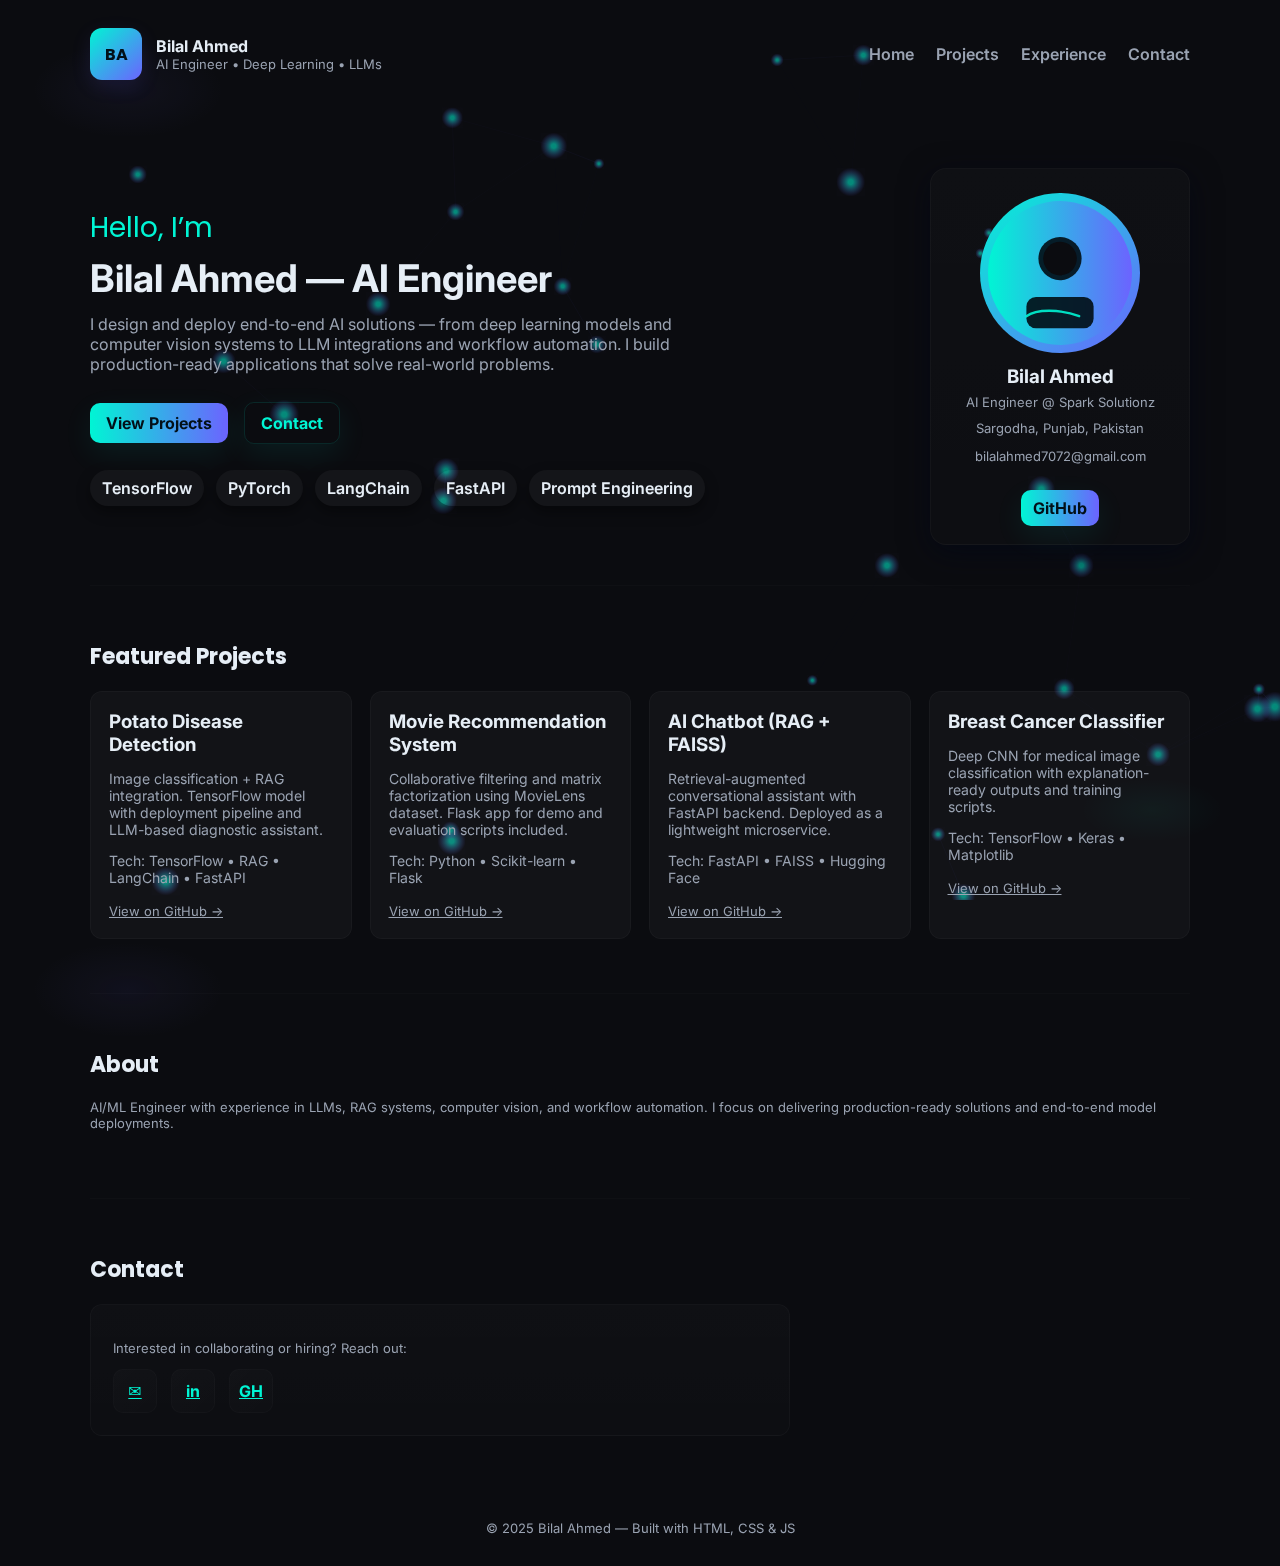
<file: index.html>
<!doctype html>
<html lang="en">
<head>
<meta charset="utf-8" />
<meta name="viewport" content="width=device-width,initial-scale=1" />
<title>Bilal Ahmed — AI Engineer</title>
<link rel="stylesheet" href="assets/css/style.css" />
</head>
<body>
<canvas id="neural-bg"></canvas>

<header class="container header">
  <div class="brand">
    <div class="logo">BA</div>
    <div>
      <div style="font-weight:700">Bilal Ahmed</div>
      <div class="small">AI Engineer • Deep Learning • LLMs</div>
    </div>
  </div>
  <nav class="nav">
    <a href="index.html">Home</a>
    <a href="projects.html">Projects</a>
    <a href="experience.html">Experience</a>
    <a href="contact.html">Contact</a>
  </nav>
</header>

<main class="container">
  <section class="hero">
    <div class="hero-left">
      <p class="hi">Hello, I’m</p>
      <h1 class="title">Bilal Ahmed — AI Engineer</h1>
      <p class="lead">I design and deploy end-to-end AI solutions — from deep learning models and computer vision systems to LLM integrations and workflow automation. I build production-ready applications that solve real-world problems.</p>
      <div style="margin-top:16px">
        <a class="cta" href="projects.html">View Projects</a>
        <a class="cta" href="contact.html" style="margin-left:12px;background:transparent;color:var(--accent);border:1px solid rgba(0,245,212,0.12)">Contact</a>
      </div>

      <div class="skills" style="margin-top:26px">
        <span class="skill">TensorFlow</span>
        <span class="skill">PyTorch</span>
        <span class="skill">LangChain</span>
        <span class="skill">FastAPI</span>
        <span class="skill">Prompt Engineering</span>
      </div>
    </div>

    <aside class="avatar-card">
      <div class="avatar"><svg viewBox="0 0 120 120" xmlns="http://www.w3.org/2000/svg" role="img" aria-label="Avatar">
<defs>
  <linearGradient id="g1" x1="0" x2="1">
    <stop offset="0" stop-color="#00f5d4"/>
    <stop offset="1" stop-color="#6c63ff"/>
  </linearGradient>
</defs>
<rect width="120" height="120" rx="20" fill="url(#g1)"/>
<g transform="translate(20,18)">
  <circle cx="40" cy="30" r="18" fill="#021018" opacity="0.92"/>
  <rect x="12" y="62" width="56" height="26" rx="8" fill="#021018" opacity="0.92"/>
  <circle cx="40" cy="30" r="14" fill="#0b0c10"/>
  <path d="M12 78c8-6 28-6 44 0" stroke="#00f5d4" stroke-width="2" stroke-linecap="round" fill="none" opacity="0.9"/>
</g>
</svg></div>
      <h3 style="margin:12px 0 6px">Bilal Ahmed</h3>
      <div class="small">AI Engineer @ Spark Solutionz</div>
      <div class="small" style="margin-top:10px">Sargodha, Punjab, Pakistan</div>
      <div class="small" style="margin-top:12px">bilalahmed7072@gmail.com</div>
      <div style="margin-top:14px">
        <a class="cta" href="https://github.com/BilalAhmed7072" target="_blank" rel="noreferrer" style="padding:8px 12px">GitHub</a>
      </div>
    </aside>
  </section>

  <section class="section" id="projects">
    <h2>Featured Projects</h2>
    <div class="grid">
      <div class="card">
        <h3>Potato Disease Detection</h3>
        <p>Image classification + RAG integration. TensorFlow model with deployment pipeline and LLM-based diagnostic assistant.</p>
        <p class="small">Tech: TensorFlow • RAG • LangChain • FastAPI</p>
        <div style="margin-top:10px"><a class="small" href="https://github.com/BilalAhmed7072" target="_blank">View on GitHub →</a></div>
      </div>

      <div class="card">
        <h3>Movie Recommendation System</h3>
        <p>Collaborative filtering and matrix factorization using MovieLens dataset. Flask app for demo and evaluation scripts included.</p>
        <p class="small">Tech: Python • Scikit-learn • Flask</p>
        <div style="margin-top:10px"><a class="small" href="https://github.com/BilalAhmed7072" target="_blank">View on GitHub →</a></div>
      </div>

      <div class="card">
        <h3>AI Chatbot (RAG + FAISS)</h3>
        <p>Retrieval-augmented conversational assistant with FastAPI backend. Deployed as a lightweight microservice.</p>
        <p class="small">Tech: FastAPI • FAISS • Hugging Face</p>
        <div style="margin-top:10px"><a class="small" href="https://github.com/BilalAhmed7072" target="_blank">View on GitHub →</a></div>
      </div>

      <div class="card">
        <h3>Breast Cancer Classifier</h3>
        <p>Deep CNN for medical image classification with explanation-ready outputs and training scripts.</p>
        <p class="small">Tech: TensorFlow • Keras • Matplotlib</p>
        <div style="margin-top:10px"><a class="small" href="https://github.com/BilalAhmed7072" target="_blank">View on GitHub →</a></div>
      </div>
    </div>
  </section>

  <section class="section" id="about">
    <h2>About</h2>
    <p class="small">AI/ML Engineer with experience in LLMs, RAG systems, computer vision, and workflow automation. I focus on delivering production-ready solutions and end-to-end model deployments.</p>
  </section>

  <section class="section" id="contact">
    <h2>Contact</h2>
    <div class="contact-card">
      <p class="small">Interested in collaborating or hiring? Reach out:</p>
      <div class="contact-icons">
        <a class="icon" href="mailto:bilalahmed7072@gmail.com" title="Email">✉</a>
        <a class="icon" href="https://linkedin.com/in/bilal-ahmed-392973268" target="_blank" rel="noreferrer" title="LinkedIn">in</a>
        <a class="icon" href="https://github.com/BilalAhmed7072" target="_blank" rel="noreferrer" title="GitHub">GH</a>
      </div>
    </div>
  </section>

  <footer>
    <div class="small">© 2025 Bilal Ahmed — Built with HTML, CSS & JS</div>
  </footer>
</main>

<script src="assets/js/neural-bg.js"></script>
<script src="assets/js/main.js"></script>
</body>
</html>
</file>
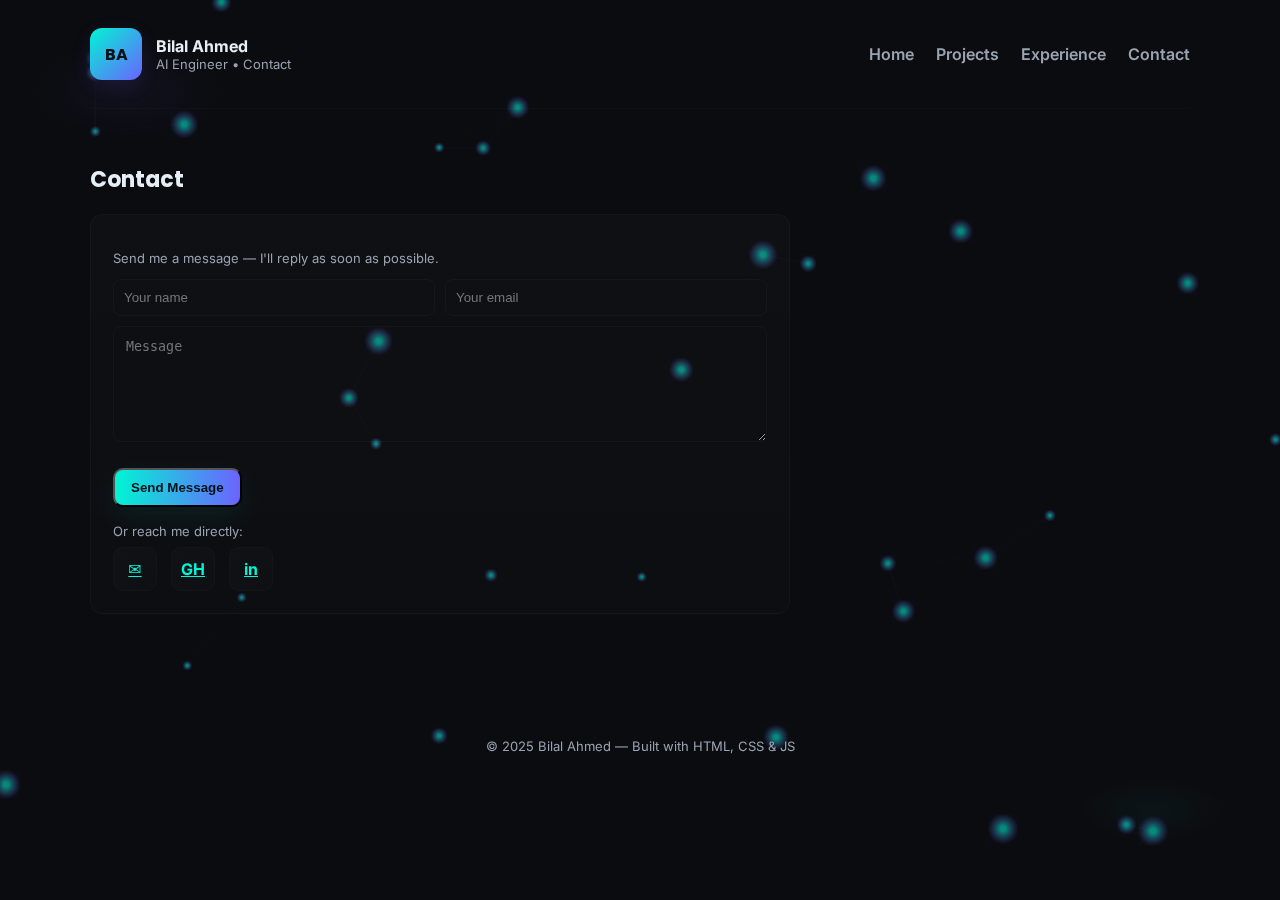
<file: contact.html>
<!doctype html>
<html lang="en">
<head>
<meta charset="utf-8" />
<meta name="viewport" content="width=device-width,initial-scale=1" />
<title>Contact — Bilal Ahmed</title>
<link rel="stylesheet" href="assets/css/style.css" />
</head>
<body>
<canvas id="neural-bg"></canvas>
<header class="container header">
  <div class="brand">
    <div class="logo">BA</div>
    <div>
      <div style="font-weight:700">Bilal Ahmed</div>
      <div class="small">AI Engineer • Contact</div>
    </div>
  </div>
  <nav class="nav">
    <a href="index.html">Home</a>
    <a href="projects.html">Projects</a>
    <a href="experience.html">Experience</a>
    <a href="contact.html">Contact</a>
  </nav>
</header>

<main class="container">
  <section class="section">
    <h2>Contact</h2>
    <div class="contact-card">
      <p class="small">Send me a message — I'll reply as soon as possible.</p>
      <form action="mailto:bilalahmed7072@gmail.com" method="get" enctype="text/plain">
        <div style="display:flex;gap:10px;margin-top:10px">
          <input name="name" placeholder="Your name" style="flex:1;padding:10px;border-radius:8px;border:1px solid rgba(255,255,255,0.03);background:transparent;color:var(--text)"/>
          <input name="email" placeholder="Your email" style="flex:1;padding:10px;border-radius:8px;border:1px solid rgba(255,255,255,0.03);background:transparent;color:var(--text)"/>
        </div>
        <textarea name="message" placeholder="Message" rows="6" style="width:100%;margin-top:10px;padding:12px;border-radius:8px;border:1px solid rgba(255,255,255,0.03);background:transparent;color:var(--text)"></textarea>
        <div style="margin-top:10px"><button class="cta" type="submit">Send Message</button></div>
      </form>

      <div style="margin-top:16px">
        <div class="small">Or reach me directly:</div>
        <div style="margin-top:8px" class="contact-icons">
          <a class="icon" href="mailto:bilalahmed7072@gmail.com">✉</a>
          <a class="icon" href="https://github.com/BilalAhmed7072" target="_blank">GH</a>
          <a class="icon" href="https://linkedin.com/in/bilal-ahmed-392973268" target="_blank">in</a>
        </div>
      </div>

    </div>
  </section>

  <footer style="margin-top:40px">
    <div class="small">© 2025 Bilal Ahmed — Built with HTML, CSS & JS</div>
  </footer>
</main>
<script src="assets/js/neural-bg.js"></script>
<script src="assets/js/main.js"></script>
</body>
</html>
</file>
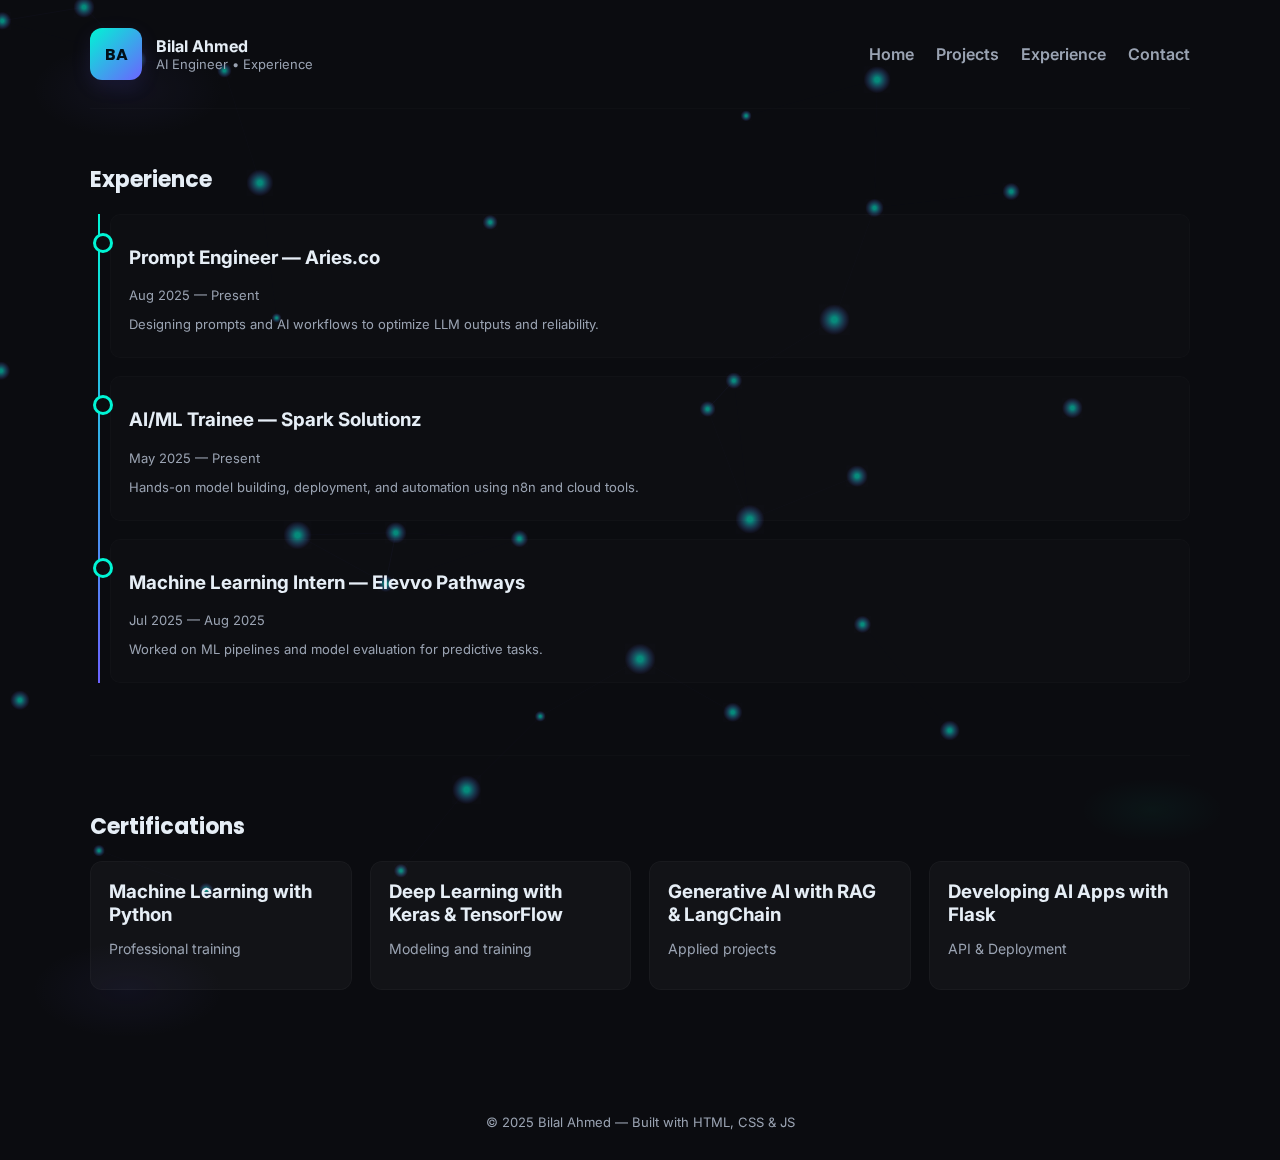
<file: experience.html>
<!doctype html>
<html lang="en">
<head>
<meta charset="utf-8" />
<meta name="viewport" content="width=device-width,initial-scale=1" />
<title>Experience — Bilal Ahmed</title>
<link rel="stylesheet" href="assets/css/style.css" />
</head>
<body>
<canvas id="neural-bg"></canvas>
<header class="container header">
  <div class="brand">
    <div class="logo">BA</div>
    <div>
      <div style="font-weight:700">Bilal Ahmed</div>
      <div class="small">AI Engineer • Experience</div>
    </div>
  </div>
  <nav class="nav">
    <a href="index.html">Home</a>
    <a href="projects.html">Projects</a>
    <a href="experience.html">Experience</a>
    <a href="contact.html">Contact</a>
  </nav>
</header>

<main class="container">
  <section class="section">
    <h2>Experience</h2>
    <div class="timeline">
      <div class="event">
        <h3>Prompt Engineer — Aries.co</h3>
        <p class="small">Aug 2025 — Present</p>
        <p class="small">Designing prompts and AI workflows to optimize LLM outputs and reliability.</p>
      </div>
      <div class="event">
        <h3>AI/ML Trainee — Spark Solutionz</h3>
        <p class="small">May 2025 — Present</p>
        <p class="small">Hands-on model building, deployment, and automation using n8n and cloud tools.</p>
      </div>
      <div class="event">
        <h3>Machine Learning Intern — Elevvo Pathways</h3>
        <p class="small">Jul 2025 — Aug 2025</p>
        <p class="small">Worked on ML pipelines and model evaluation for predictive tasks.</p>
      </div>
    </div>
  </section>

  <section class="section">
    <h2>Certifications</h2>
    <div class="grid">
      <div class="card"><h3>Machine Learning with Python</h3><p class="small">Professional training</p></div>
      <div class="card"><h3>Deep Learning with Keras & TensorFlow</h3><p class="small">Modeling and training</p></div>
      <div class="card"><h3>Generative AI with RAG & LangChain</h3><p class="small">Applied projects</p></div>
      <div class="card"><h3>Developing AI Apps with Flask</h3><p class="small">API & Deployment</p></div>
    </div>
  </section>

  <footer style="margin-top:40px">
    <div class="small">© 2025 Bilal Ahmed — Built with HTML, CSS & JS</div>
  </footer>
</main>
<script src="assets/js/neural-bg.js"></script>
<script src="assets/js/main.js"></script>
</body>
</html>
</file>
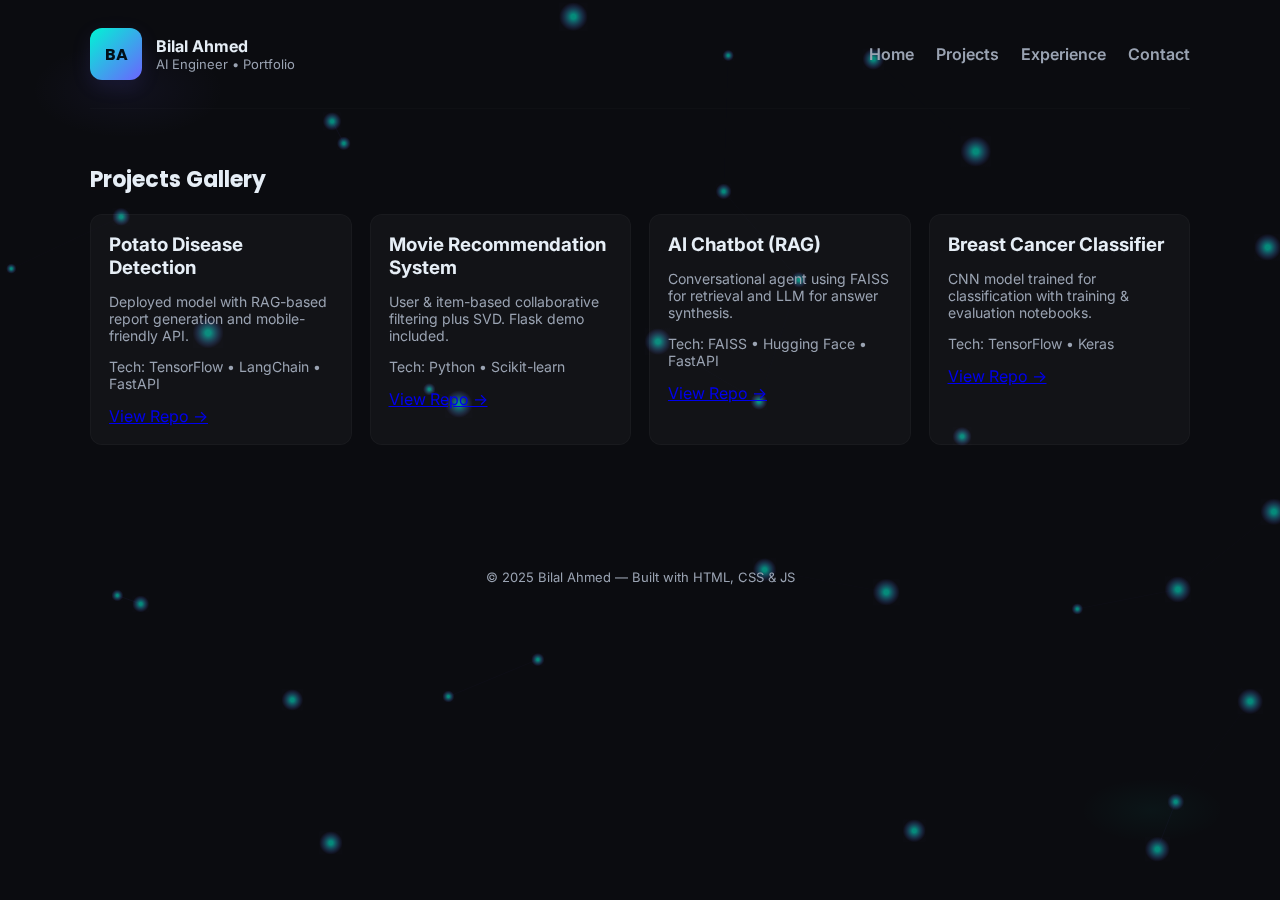
<file: projects.html>
<!doctype html>
<html lang="en">
<head>
<meta charset="utf-8" />
<meta name="viewport" content="width=device-width,initial-scale=1" />
<title>Projects — Bilal Ahmed</title>
<link rel="stylesheet" href="assets/css/style.css" />
</head>
<body>
<canvas id="neural-bg"></canvas>
<header class="container header">
  <div class="brand">
    <div class="logo">BA</div>
    <div>
      <div style="font-weight:700">Bilal Ahmed</div>
      <div class="small">AI Engineer • Portfolio</div>
    </div>
  </div>
  <nav class="nav">
    <a href="index.html">Home</a>
    <a href="projects.html">Projects</a>
    <a href="experience.html">Experience</a>
    <a href="contact.html">Contact</a>
  </nav>
</header>

<main class="container">
  <section class="section">
    <h2>Projects Gallery</h2>
    <div class="grid">
      <div class="card">
        <h3>Potato Disease Detection</h3>
        <p>Deployed model with RAG-based report generation and mobile-friendly API.</p>
        <p class="small">Tech: TensorFlow • LangChain • FastAPI</p>
        <div style="margin-top:10px"><a href="https://github.com/BilalAhmed7072" target="_blank">View Repo →</a></div>
      </div>
      <div class="card">
        <h3>Movie Recommendation System</h3>
        <p>User & item-based collaborative filtering plus SVD. Flask demo included.</p>
        <p class="small">Tech: Python • Scikit-learn</p>
        <div style="margin-top:10px"><a href="https://github.com/BilalAhmed7072" target="_blank">View Repo →</a></div>
      </div>
      <div class="card">
        <h3>AI Chatbot (RAG)</h3>
        <p>Conversational agent using FAISS for retrieval and LLM for answer synthesis.</p>
        <p class="small">Tech: FAISS • Hugging Face • FastAPI</p>
        <div style="margin-top:10px"><a href="https://github.com/BilalAhmed7072" target="_blank">View Repo →</a></div>
      </div>
      <div class="card">
        <h3>Breast Cancer Classifier</h3>
        <p>CNN model trained for classification with training & evaluation notebooks.</p>
        <p class="small">Tech: TensorFlow • Keras</p>
        <div style="margin-top:10px"><a href="https://github.com/BilalAhmed7072" target="_blank">View Repo →</a></div>
      </div>
    </div>
  </section>
  <footer style="margin-top:40px">
    <div class="small">© 2025 Bilal Ahmed — Built with HTML, CSS & JS</div>
  </footer>
</main>
<script src="assets/js/neural-bg.js"></script>
<script src="assets/js/main.js"></script>
</body>
</html>
</file>
<file: assets/css/style.css>
/* style.css - Dark AI themed portfolio */
@import url('https://fonts.googleapis.com/css2?family=Inter:wght@300;400;600;700&family=Poppins:wght@600;700&display=swap');

:root{
  --bg: #0b0c10;
  --card: rgba(255,255,255,0.03);
  --glass: rgba(255,255,255,0.04);
  --accent: #00f5d4;
  --accent2: #6c63ff;
  --muted: #9aa3b2;
  --text: #e6eef6;
}

*{box-sizing:border-box}
html,body{height:100%}
body{
  margin:0;
  font-family: 'Inter', system-ui, -apple-system, 'Segoe UI', Roboto, 'Helvetica Neue', Arial;
  background: radial-gradient(1200px 600px at 10% 10%, rgba(108,99,255,0.06), transparent 8%), 
              radial-gradient(900px 400px at 90% 90%, rgba(0,245,212,0.04), transparent 8%), 
              var(--bg);
  color:var(--text);
  -webkit-font-smoothing:antialiased;
  -moz-osx-font-smoothing:grayscale;
  overflow-x:hidden;
}

/* Neural canvas sits behind everything */
#neural-bg {
  position:fixed;
  inset:0;
  z-index:0;
  pointer-events:none;
  opacity:0.6;
}

/* Page container */
.container{
  width: min(1100px, 92%);
  margin: 0 auto;
  position:relative;
  z-index:2;
}

/* Header / nav */
.header{
  display:flex;
  justify-content:space-between;
  align-items:center;
  padding:28px 0;
}
.brand{
  display:flex;
  gap:14px;
  align-items:center;
}
.logo{
  width:52px;
  height:52px;
  background:linear-gradient(135deg,var(--accent),var(--accent2));
  border-radius:12px;
  display:grid;
  place-items:center;
  box-shadow:0 6px 20px rgba(108,99,255,0.12);
  font-weight:700;
  font-family:Poppins, Inter;
  color:#021018;
}
.nav a{
  color:var(--muted);
  text-decoration:none;
  margin-left:18px;
  font-weight:600;
}
.nav a:hover{color:var(--text)}

/* Hero */
.hero{
  display:flex;
  gap:36px;
  align-items:center;
  padding:60px 0 40px;
}
.hero-left{
  flex:1;
}
.hi{
  font-family:Poppins, Inter;
  font-size:28px;
  margin:0;
  color:var(--accent);
}
.title{
  font-size:38px;
  margin:10px 0 8px;
  line-height:1.05;
  font-weight:700;
}
.lead{
  color:var(--muted);
  max-width:640px;
}

/* Avatar card */
.avatar-card{
  width:260px;
  min-width:220px;
  background:linear-gradient(180deg, rgba(255,255,255,0.02), rgba(255,255,255,0.01));
  border-radius:16px;
  padding:18px;
  box-shadow:0 8px 30px rgba(2,6,23,0.6);
  border:1px solid rgba(255,255,255,0.03);
  text-align:center;
}
.avatar{
  width:160px;
  height:160px;
  margin:6px auto;
  display:block;
  border-radius:50%;
  background:linear-gradient(135deg,var(--accent),var(--accent2));
  padding:8px;
}
.avatar svg{width:100%;height:100%;display:block;border-radius:50%}

/* Skills */
.skills{display:flex;gap:12px;flex-wrap:wrap;margin-top:20px}
.skill{background:var(--glass);padding:8px 12px;border-radius:999px;font-weight:600;color:var(--text);box-shadow:0 6px 14px rgba(0,0,0,0.4)}

/* Sections */
.section{padding:54px 0;border-top:1px solid rgba(255,255,255,0.02)}
.section h2{font-size:22px;margin:0 0 18px;font-family:Poppins}

/* Projects grid */
.grid{display:grid;grid-template-columns:repeat(auto-fit,minmax(260px,1fr));gap:18px}
.card{
  background:var(--card);
  padding:18px;border-radius:12px;border:1px solid rgba(255,255,255,0.03);
  transition:transform .28s ease, box-shadow .28s ease;
}
.card:hover{transform:translateY(-8px);box-shadow:0 20px 50px rgba(0,0,0,0.7)}
.card h3{margin:0 0 8px}
.card p{color:var(--muted);font-size:14px}

/* Timeline */
.timeline{position:relative;padding-left:20px}
.timeline:before{
  content:"";position:absolute;left:8px;top:0;bottom:0;width:2px;background:linear-gradient(180deg,var(--accent),var(--accent2));
}
.event{position:relative;padding:12px 18px;margin-bottom:18px;background:rgba(255,255,255,0.01);border-radius:10px;border:1px solid rgba(255,255,255,0.02)}
.event:before{content:"";position:absolute;left:-18px;top:18px;width:14px;height:14px;background:var(--bg);border-radius:50%;border:3px solid var(--accent)}

/* Contact card */
.contact-card{max-width:700px;padding:22px;background:linear-gradient(180deg, rgba(255,255,255,0.02), rgba(255,255,255,0.01));border-radius:12px;border:1px solid rgba(255,255,255,0.03)}
.contact-icons{display:flex;gap:14px;margin-top:8px}
.icon{
  width:44px;height:44px;border-radius:10px;background:linear-gradient(135deg, rgba(255,255,255,0.02), rgba(255,255,255,0.01));
  display:grid;place-items:center;font-weight:700;color:var(--accent);
  border:1px solid rgba(255,255,255,0.02)
}

/* Footer */
footer{padding:30px 0;color:var(--muted);text-align:center;font-size:14px}

/* Utilities */
.cta{
  display:inline-block;padding:10px 16px;border-radius:10px;background:linear-gradient(90deg,var(--accent),var(--accent2));
  color:#021018;font-weight:700;text-decoration:none;margin-top:12px;
  box-shadow:0 10px 30px rgba(0,245,212,0.08);
}
.small{font-size:13px;color:var(--muted)}

/* Responsive */
@media(max-width:880px){
  .hero{flex-direction:column-reverse;align-items:flex-start}
  .avatar-card{width:100%}
  .hero-left{width:100%}
}
</file>
